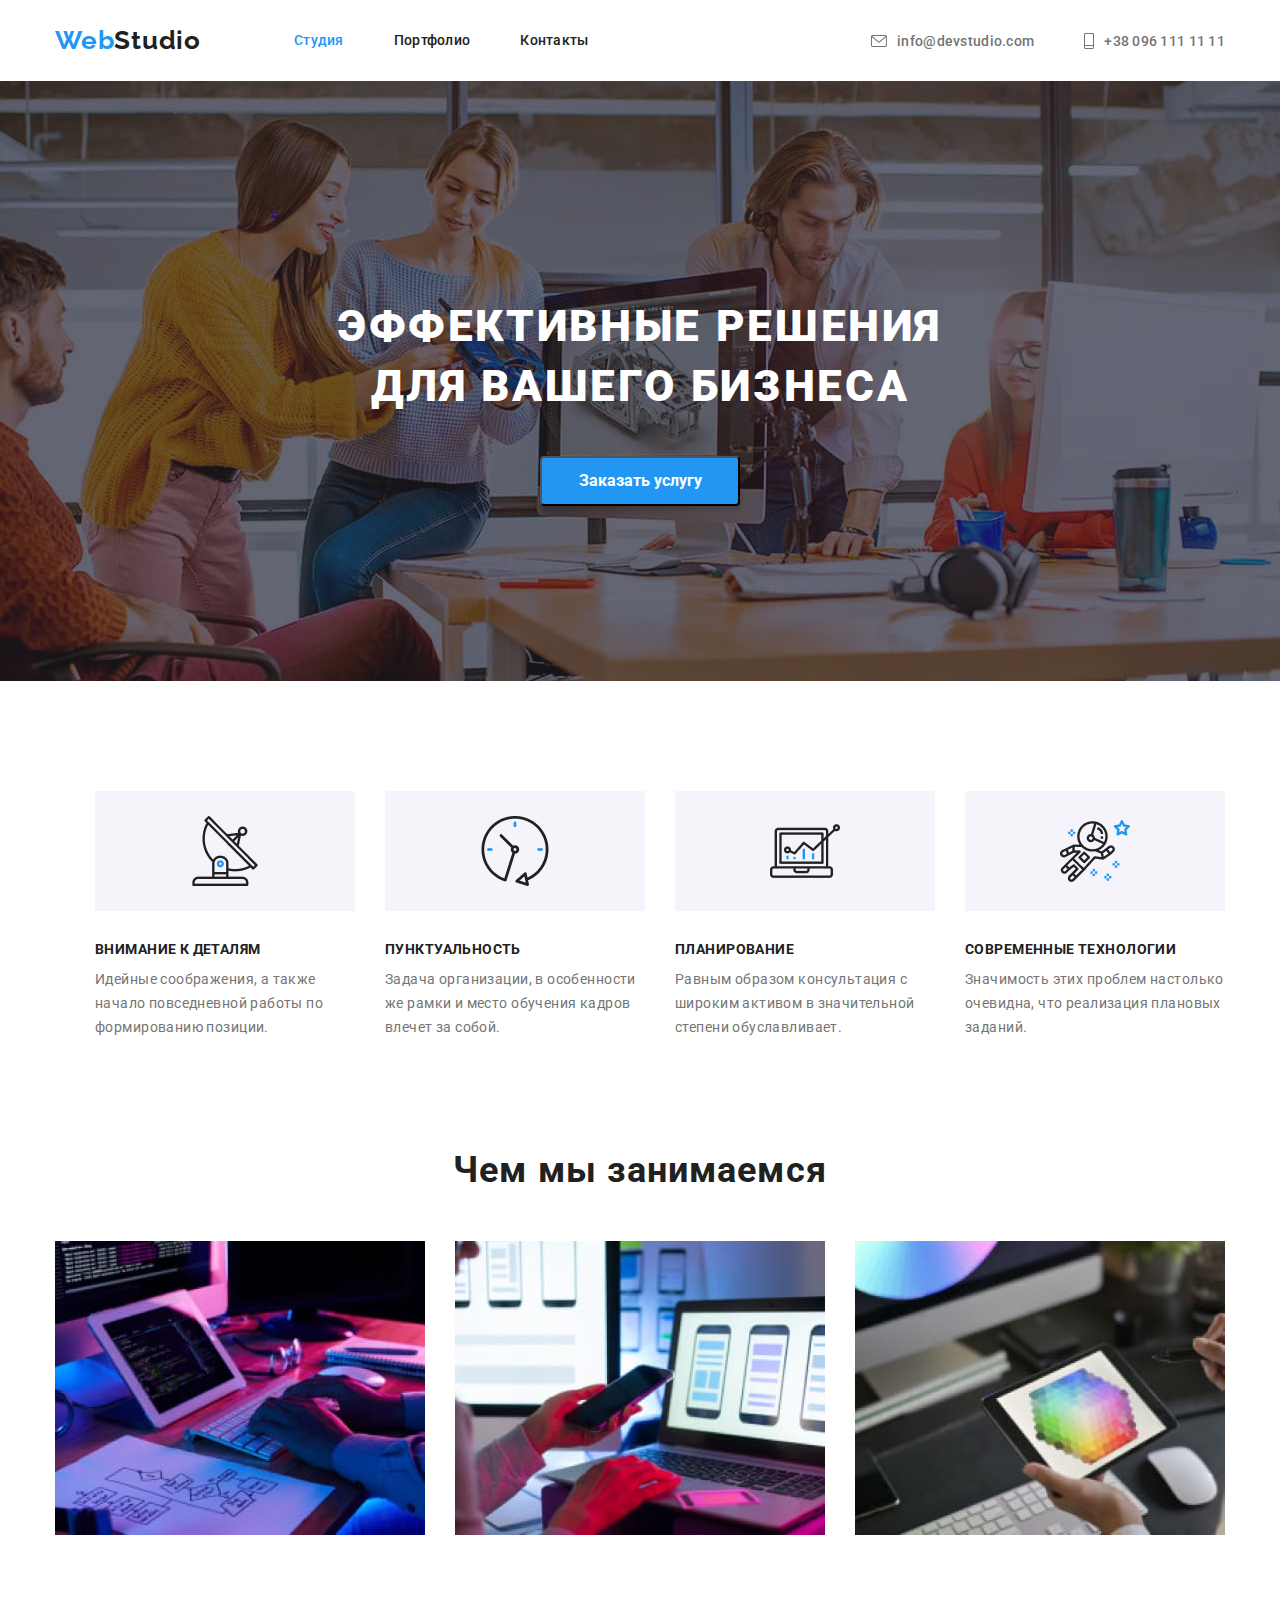
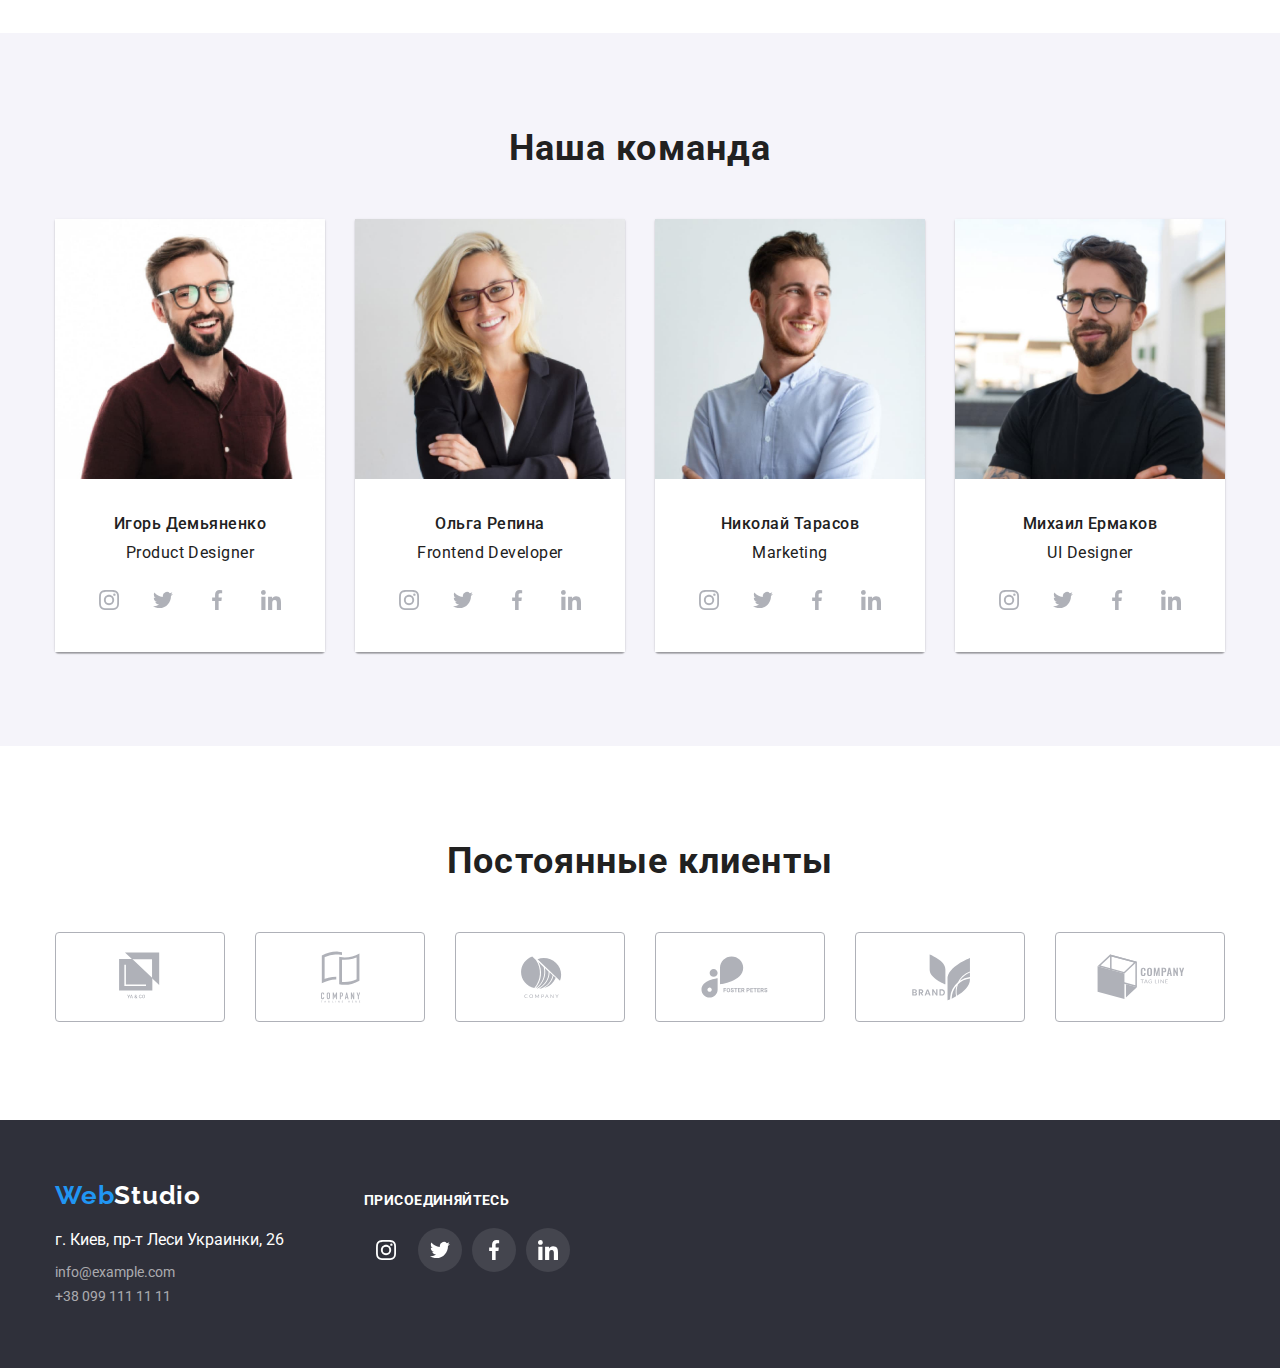
<file: index.html>
<!DOCTYPE html>
<html lang="ru">
  <head>
    <meta charset="UTF-8" />
    <meta name="viewport" content="width=device-width, initial-scale=1.0" />
    <title>WebStudio</title>
    <link
      href="https://fonts.googleapis.com/css2?family=Raleway:wght@700&family=Roboto:wght@500;700;900&display=swap"
      rel="stylesheet"
    />
    <link rel="stylesheet" href="./css/normalize.css" />
    <link rel="stylesheet" href="./css/styles.css" />
  </head>
  <body>
    <!--ГЛАВНОЕ МЕНЮ-->
    <header class="page-header">
      <div class="conteiner flexbox">
        <nav class="navigation">
          <a href="" class="logotype"
            >Web<span class="partlogotype">Studio</span>
          </a>
          <ul class="list site-nav">
            <li class="menu-item">
              <a href="" class="menu-link current">Студия</a>
            </li>
            <li class="menu-item">
              <a href="portfolio.html" class="menu-link">Портфолио</a>
            </li>
            <li class="menu-item"><a href="" class="menu-link">Контакты</a></li>
          </ul>
        </nav>
        <div class="email-box">
          <svg class="email-icon">
            <use href="./icons/sprite.svg#icon-icon-email"></use>
          </svg>
          <a class="email" href="mailto:info@devstudio.com">
            info@devstudio.com
          </a>
        </div>
        <div class="tel-box">
          <svg class="tel-icon">
            <use href="./icons/sprite.svg#icon-icon-tel"></use>
          </svg>
          <a class="tel" href="tel:+380961111111">+38 096 111 11 11</a>
        </div>
      </div>
    </header>

    <!--КОНТЕНТ САЙТА-->
    <main>
      <!--Секцыя с картинкой на всю страницу-->
      <section class="hero">
        <div class="conteiner">
          <h1 class="hero-text">
            Эффективные решения <br />
            для вашего бизнеса
          </h1>
          <button class="main-button btn">Заказать услугу</button>
        </div>
      </section>

      <!--Секцыя с текстом об компании-->
      <section class="section information">
        <div class="conteiner">
          <ul class="about-work flexbox">
            <li class="section-list icon-antenna">
              <h3 class="section-list-title">Внимание к деталям</h3>
              <p class="section-list-inf">
                Идейные соображения, а также начало повседневной работы по
                формированию позиции.
              </p>
            </li>
            <li class="section-list icon-clock">
              <h3 class="section-list-title">Пунктуальность</h3>
              <p class="section-list-inf">
                Задача организации, в особенности же рамки и место обучения
                кадров влечет за собой.
              </p>
            </li>
            <li class="section-list icon-diagram">
              <h3 class="section-list-title">Планирование</h3>
              <p class="section-list-inf">
                Равным образом консультация с широким активом в значительной
                степени обуславливает.
              </p>
            </li>
            <li class="section-list icon-astronaut">
              <h3 class="section-list-title">Современные технологии</h3>
              <p class="section-list-inf">
                Значимость этих проблем настолько очевидна, что реализация
                плановых заданий.
              </p>
            </li>
          </ul>
        </div>
      </section>

      <!--Секцыя с тремя картинками-->
      <section class="section example">
        <div class="conteiner">
          <h2 class="section-work">Чем мы занимаемся</h2>
          <ul class="section-work-list flexbox">
            <li class="section-work-img">
              <img
                src="./images/img1.jpg"
                alt="фото"
                width="370"
                height="294"
              />
            </li>
            <li class="section-work-img">
              <img
                src="./images/img2.jpg"
                alt="фото"
                width="370"
                height="294"
              />
            </li>
            <li class="section-work-img last-img">
              <img
                src="./images/img3.jpg"
                alt="фото"
                width="370"
                height="294"
              />
            </li>
          </ul>
        </div>
      </section>

      <!--Секцыя, где можна увидеть членов команды, их фото, имена-->
      <section class="section team">
        <div class="conteiner worker">
          <h2 class="staff">Наша команда</h2>
          <ul class="staff-list">
            <li class="list block-staff">
              <div class="box">
                <img
                  src="./images/foto1.jpg"
                  alt="Игорь Демьяненко"
                  width="270"
                  height="260"
                />
                <h3 class="staff-name">Игорь Демьяненко</h3>
                <p class="staff-position">Product Designer</p>
                <ul class="list social-icon-list">
                  <li class="social-icon-item">
                    <a
                      class="social-icon-link"
                      href="https://instagram.com"
                      target="_blank"
                      aria-label="ссылка инстаграма"
                    >
                      <svg class="social-icon">
                        <use href="./icons/sprite.svg#icon-instagram"></use>
                      </svg>
                    </a>
                  </li>
                  <li class="social-icon-item">
                    <a
                      class="social-icon-link"
                      href="https://twitter.com"
                      target="_blank"
                      aria-label="ссылка твитера"
                    >
                      <svg class="social-icon">
                        <use href="./icons/sprite.svg#icon-twitter"></use>
                      </svg>
                    </a>
                  </li>
                  <li class="social-icon-item">
                    <a
                      class="social-icon-link"
                      href="https://facebook.com"
                      target="_blank"
                      aria-label="ссылка фейсбука"
                    >
                      <svg class="social-icon">
                        <use href="./icons/sprite.svg#icon-facebook"></use>
                      </svg>
                    </a>
                  </li>
                  <li class="social-icon-item">
                    <a
                      class="social-icon-link"
                      href="https://linkedin.com"
                      target="_blank"
                      aria-label="ссылка на линкедин"
                    >
                      <svg class="social-icon">
                        <use href="./icons/sprite.svg#icon-linkedin"></use>
                      </svg>
                    </a>
                  </li>
                </ul>
              </div>
            </li>
            <li class="list block-staff">
              <div class="box">
                <img
                  src="./images/foto2.jpg"
                  alt="Ольга Репина"
                  width="270"
                  height="260"
                />
                <h3 class="staff-name">Ольга Репина</h3>
                <p class="staff-position">Frontend Developer</p>
                <ul class="list social-icon-list">
                  <li class="social-icon-item">
                    <a
                      class="social-icon-link"
                      href="https://instagram.com"
                      target="_blank"
                      aria-label="ссылка инстаграма"
                    >
                      <svg class="social-icon">
                        <use href="./icons/sprite.svg#icon-instagram"></use>
                      </svg>
                    </a>
                  </li>
                  <li class="social-icon-item">
                    <a
                      class="social-icon-link"
                      href="https://twitter.com"
                      target="_blank"
                      aria-label="ссылка твитера"
                    >
                      <svg class="social-icon">
                        <use href="./icons/sprite.svg#icon-twitter"></use>
                      </svg>
                    </a>
                  </li>
                  <li class="social-icon-item">
                    <a
                      class="social-icon-link"
                      href="https://facebook.com"
                      target="_blank"
                      aria-label="ссылка фейсбука"
                    >
                      <svg class="social-icon">
                        <use href="./icons/sprite.svg#icon-facebook"></use>
                      </svg>
                    </a>
                  </li>
                  <li class="social-icon-item">
                    <a
                      class="social-icon-link"
                      href="https://linkedin.com"
                      target="_blank"
                      aria-label="ссылка на линкедин"
                    >
                      <svg class="social-icon">
                        <use href="./icons/sprite.svg#icon-linkedin"></use>
                      </svg>
                    </a>
                  </li>
                </ul>
              </div>
            </li>
            <li class="list block-staff">
              <div class="box">
                <img
                  src="./images/foto3.jpg"
                  alt="Николай Тарасов"
                  width="270"
                  height="260"
                />
                <h3 class="staff-name">Николай Тарасов</h3>
                <p class="staff-position">Marketing</p>
                <ul class="list social-icon-list">
                  <li class="social-icon-item">
                    <a
                      class="social-icon-link"
                      href="https://instagram.com"
                      target="_blank"
                      aria-label="ссылка инстаграма"
                    >
                      <svg class="social-icon">
                        <use href="./icons/sprite.svg#icon-instagram"></use>
                      </svg>
                    </a>
                  </li>
                  <li class="social-icon-item">
                    <a
                      class="social-icon-link"
                      href="https://twitter.com"
                      target="_blank"
                      aria-label="ссылка твитера"
                    >
                      <svg class="social-icon">
                        <use href="./icons/sprite.svg#icon-twitter"></use>
                      </svg>
                    </a>
                  </li>
                  <li class="social-icon-item">
                    <a
                      class="social-icon-link"
                      href="https://facebook.com"
                      target="_blank"
                      aria-label="ссылка фейсбука"
                    >
                      <svg class="social-icon">
                        <use href="./icons/sprite.svg#icon-facebook"></use>
                      </svg>
                    </a>
                  </li>
                  <li class="social-icon-item">
                    <a
                      class="social-icon-link"
                      href="https://linkedin.com"
                      target="_blank"
                      aria-label="ссылка на линкедин"
                    >
                      <svg class="social-icon">
                        <use href="./icons/sprite.svg#icon-linkedin"></use>
                      </svg>
                    </a>
                  </li>
                </ul>
              </div>
            </li>
            <li class="list block-staff">
              <div class="box">
                <img
                  src="./images/foto4.jpg"
                  alt="Михаил Ермаков"
                  width="270"
                  height="260"
                />
                <h3 class="staff-name">Михаил Ермаков</h3>
                <p class="staff-position">UI Designer</p>
                <ul class="list social-icon-list">
                  <li class="social-icon-item">
                    <a
                      class="social-icon-link"
                      href="https://instagram.com"
                      target="_blank"
                      aria-label="ссылка инстаграма"
                    >
                      <svg class="social-icon">
                        <use href="./icons/sprite.svg#icon-instagram"></use>
                      </svg>
                    </a>
                  </li>
                  <li class="social-icon-item">
                    <a
                      class="social-icon-link"
                      href="https://twitter.com"
                      target="_blank"
                      aria-label="ссылка твитера"
                    >
                      <svg class="social-icon">
                        <use href="./icons/sprite.svg#icon-twitter"></use>
                      </svg>
                    </a>
                  </li>
                  <li class="social-icon-item">
                    <a
                      class="social-icon-link"
                      href="https://facebook.com"
                      target="_blank"
                      aria-label="ссылка фейсбука"
                    >
                      <svg class="social-icon">
                        <use href="./icons/sprite.svg#icon-facebook"></use>
                      </svg>
                    </a>
                  </li>
                  <li class="social-icon-item">
                    <a
                      class="social-icon-link"
                      href="https://linkedin.com"
                      target="_blank"
                      aria-label="ссылка на линкедин"
                    >
                      <svg class="social-icon">
                        <use href="./icons/sprite.svg#icon-linkedin"></use>
                      </svg>
                    </a>
                  </li>
                </ul>
              </div>
            </li>
          </ul>
        </div>
      </section>
      <!-- Секция - Постоянные клиенты-->
      <section class="section our-client">
        <div class="conteiner list-client">
          <h2 class="client">Постоянные клиенты</h2>
          <ul class="our-client-list">
            <li class="client-site">
              <a
                class="client-site-link"
                href="#"
                target="_blank"
                aria-label="ссылка"
              >
                <svg class="client-icon">
                  <use href="./icons/sprite.svg#icon-client-1"></use>
                </svg>
              </a>
            </li>
            <li class="client-site">
              <a
                class="client-site-link"
                href="#"
                target="_blank"
                aria-label="ссылка"
              >
                <svg class="client-icon">
                  <use href="./icons/sprite.svg#icon-client-2"></use>
                </svg>
              </a>
            </li>
            <li class="client-site">
              <a
                class="client-site-link"
                href="#"
                target="_blank"
                aria-label="ссылка"
              >
                <svg class="client-icon">
                  <use href="./icons/sprite.svg#icon-client-3"></use>
                </svg>
              </a>
            </li>
            <li class="client-site">
              <a
                class="client-site-link"
                href="#"
                target="_blank"
                aria-label="ссылка"
              >
                <svg class="client-icon">
                  <use href="./icons/sprite.svg#icon-client-4"></use>
                </svg>
              </a>
            </li>
            <li class="client-site">
              <a
                class="client-site-link"
                href="#"
                target="_blank"
                aria-label="ссылка"
              >
                <svg class="client-icon">
                  <use href="./icons/sprite.svg#icon-client-5"></use>
                </svg>
              </a>
            </li>
            <li class="client-site">
              <a
                class="client-site-link"
                href="#"
                target="_blank"
                aria-label="ссылка"
              >
                <svg class="client-icon">
                  <use href="./icons/sprite.svg#icon-client-6"></use>
                </svg>
              </a>
            </li>
          </ul>
        </div>
      </section>
    </main>

    <!--ПОДВАЛ-->
    <footer>
      <div class="conteiner footer">
        <div class="footer-box box-adress">
          <a href="" class="logotype"
            >Web<span class="partlogotype-footer">Studio</span>
          </a>
          <p class="adress">г. Киев, пр-т Леси Украинки, 26</p>
          <!--Связь с разработчиками сайта-->
          <div class="footer-contacts">
            <a class="footer-email" href="mailto:info@example.com"
              >info@example.com</a
            >
            <br />
            <a class="footer-tel" href="tel:+380991111111">+38 099 111 11 11</a>
          </div>
        </div>

        <div class="footer-box">
          <p class="text-join">присоединяйтесь</p>
          <ul class="list social-icon-list join">
            <li class="social-icon-item">
              <a
                class="social-icon-link"
                href="https://instagram.com"
                target="_blank"
                aria-label="ссылка инстаграма"
              >
                <svg class="social-icon footer-icon">
                  <use href="./icons/sprite.svg#icon-instagram"></use>
                </svg>
              </a>
            </li>
            <li class="social-icon-item">
              <a
                class="social-icon-link footer-link"
                href="https://twitter.com"
                target="_blank"
                aria-label="ссылка твитера"
              >
                <svg class="social-icon footer-icon">
                  <use href="./icons/sprite.svg#icon-twitter"></use>
                </svg>
              </a>
            </li>
            <li class="social-icon-item">
              <a
                class="social-icon-link footer-link"
                href="https://facebook.com"
                target="_blank"
                aria-label="ссылка фейсбука"
              >
                <svg class="social-icon footer-icon">
                  <use href="./icons/sprite.svg#icon-facebook"></use>
                </svg>
              </a>
            </li>
            <li class="social-icon-item">
              <a
                class="social-icon-link footer-link"
                href="https://linkedin.com"
                target="_blank"
                aria-label="ссылка на линкедин"
              >
                <svg class="social-icon footer-icon">
                  <use href="./icons/sprite.svg#icon-linkedin"></use>
                </svg>
              </a>
            </li>
          </ul>
        </div>
      </div>
    </footer>
  </body>
</html>
</file>
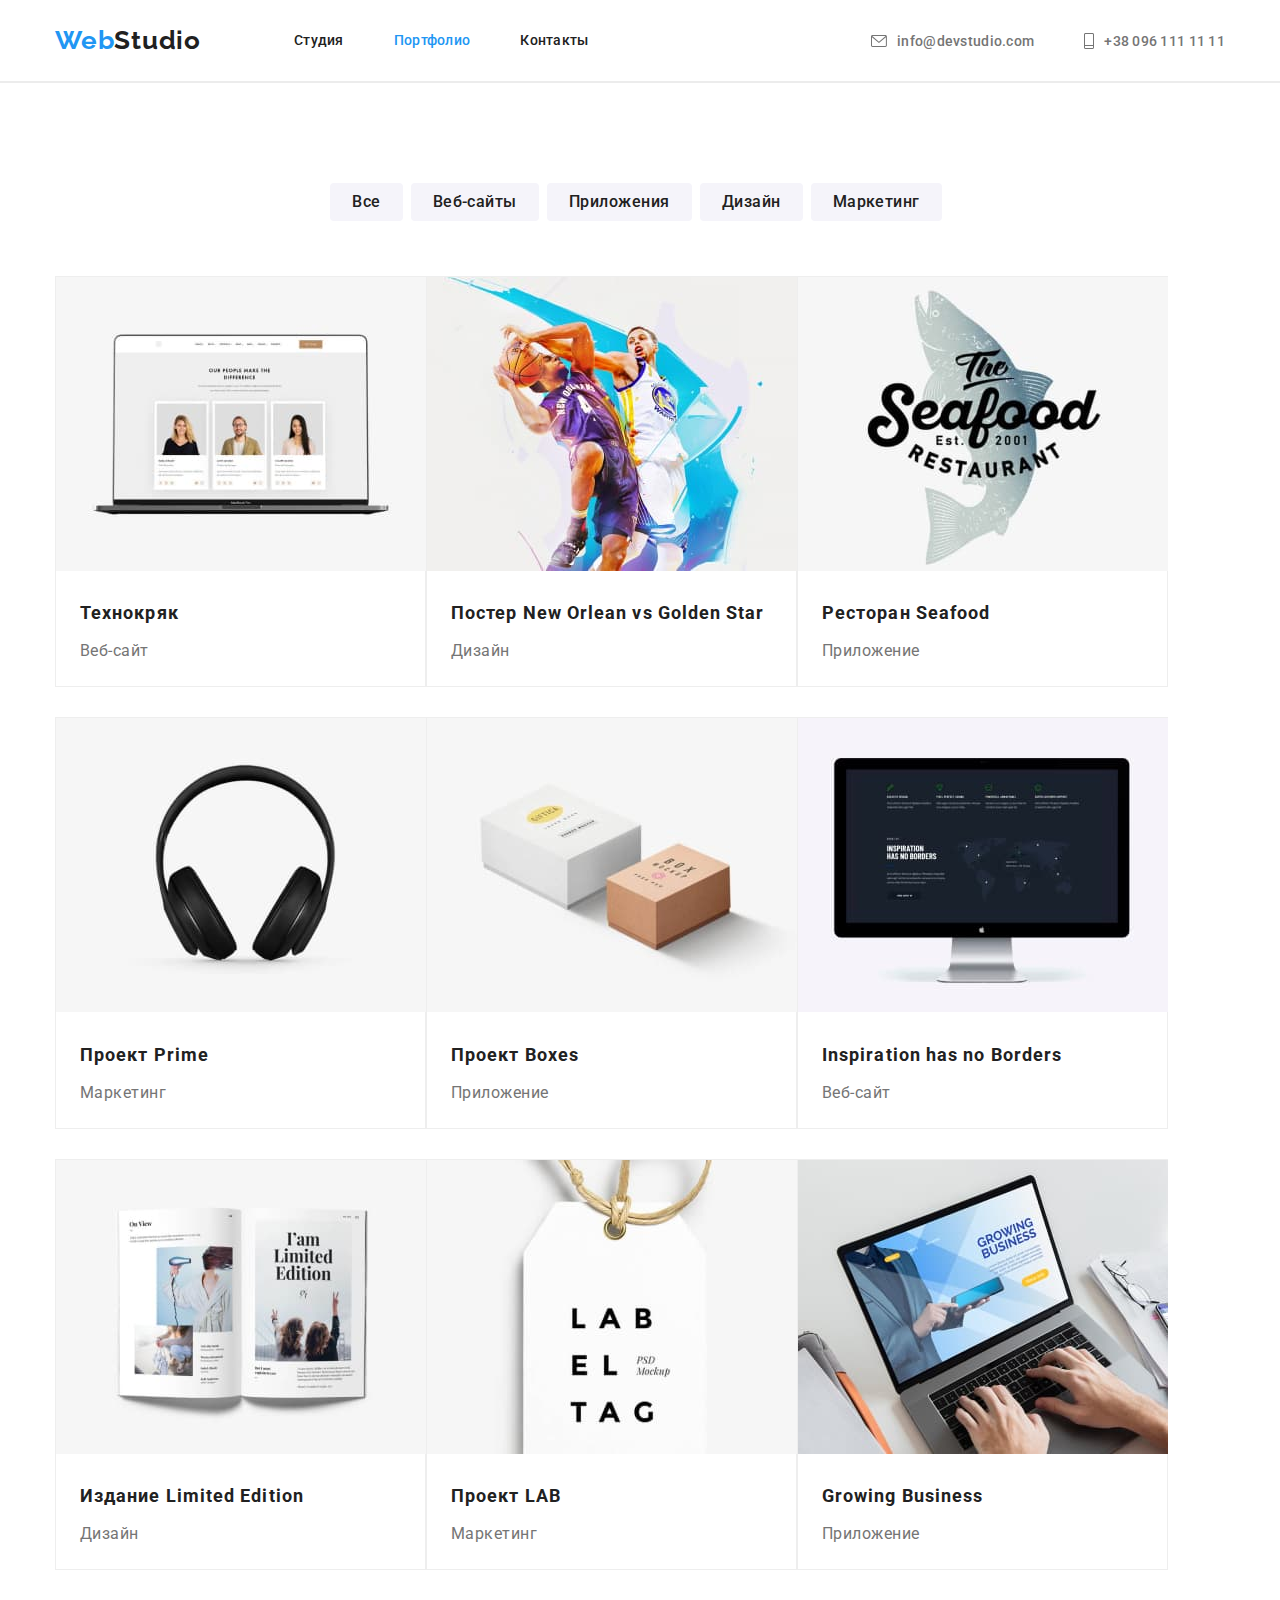
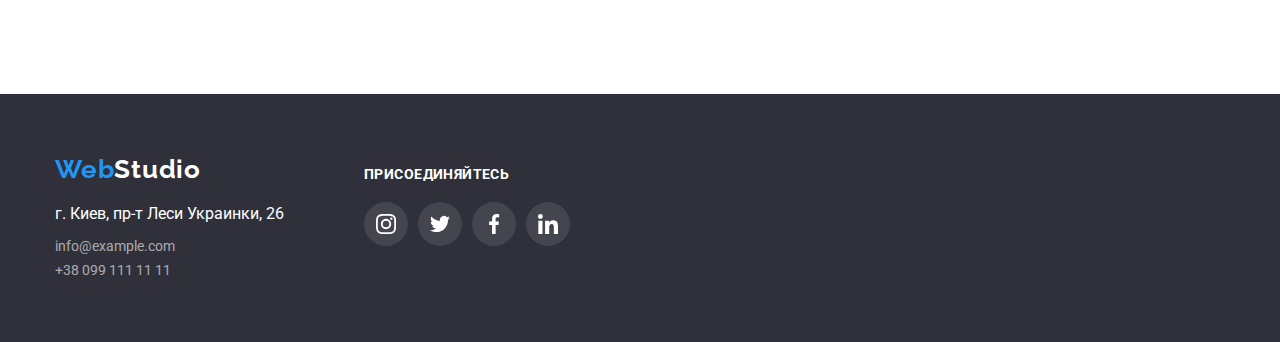
<file: portfolio.html>
<!DOCTYPE html>
<html lang="ru">
  <head>
    <meta charset="UTF-8" />
    <meta name="viewport" content="width=device-width, initial-scale=1.0" />
    <title>WebStudio</title>
    <link
      href="https://fonts.googleapis.com/css2?family=Raleway:wght@700&family=Roboto:wght@400;500;700&display=block"
      rel="stylesheet"
    />
    <link rel="stylesheet" href="./css/normalize.css" />
    <link rel="stylesheet" href="./css/styles.css" />
  </head>
  <body class="page">
    <!--ГЛАВНОЕ МЕНЮ-->
    <header class="page-header">
      <div class="conteiner flexbox">
        <nav class="navigation">
          <a href="" class="logotype"
            >Web<span class="partlogotype">Studio</span></a
          >
          <ul class="list site-nav">
            <li class="menu-item">
              <a href="index.html" class="menu-link">Студия</a>
            </li>
            <li class="menu-item">
              <a href="" class="menu-link current">Портфолио</a>
            </li>
            <li class="menu-item"><a href="" class="menu-link">Контакты</a></li>
          </ul>
        </nav>
        <div class="email-box">
          <svg class="email-icon">
            <use href="./icons/sprite.svg#icon-icon-email"></use>
          </svg>
          <a class="email" href="mailto:info@devstudio.com">
            info@devstudio.com
          </a>
        </div>
        <div class="tel-box">
          <svg class="tel-icon">
            <use href="./icons/sprite.svg#icon-icon-tel"></use>
          </svg>
          <a class="tel" href="tel:+380961111111">+38 096 111 11 11</a>
        </div>
      </div>
    </header>
    <div class="line"></div>
    <!--КОНТЕНТ САЙТА-->
    <main>
      <div class="conteiner">
        <ul class="button-list">
          <li>
            <button type="button" class="button choice">Все</button>
          </li>
          <li>
            <button type="button" class="button choice">Веб-сайты</button>
          </li>
          <li>
            <button type="button" class="button choice">Приложения</button>
          </li>
          <li>
            <button type="button" class="button choice">Дизайн</button>
          </li>
          <li>
            <button type="button" class="button choice">Маркетинг</button>
          </li>
        </ul>
      </div>

      <section class="section work-gallery">
        <div class="conteiner">
          <ul class="gallery">
            <li class="gallery-list">
              <div class="border">
                <img
                  src="./images/portfolio1-tehno.jpg"
                  alt="веб-сайт технокряк"
                />
                <h3 class="gallery-name">Технокряк</h3>
                <p class="gallery-title">Веб-сайт</p>
              </div>
            </li>
            <li class="gallery-list">
              <div class="border">
                <img
                  src="./images/portfolio2-poster.jpg"
                  alt="Дизайн постера New Orlean vs Golden Star"
                />
                <h3 class="gallery-name">Постер New Orlean vs Golden Star</h3>
                <p class="gallery-title">Дизайн</p>
              </div>
            </li>
            <li class="gallery-list">
              <div class="border">
                <img
                  src="./images/portfolio3-seafood.jpg"
                  alt="Приложение ресторана Seafood"
                />
                <h3 class="gallery-name">Ресторан Seafood</h3>
                <p class="gallery-title">Приложение</p>
              </div>
            </li>
            <li class="gallery-list">
              <div class="border">
                <img src="./images/portfolio4-prime.jpg" alt="Проект Prime" />
                <h3 class="gallery-name">Проект Prime</h3>
                <p class="gallery-title">Маркетинг</p>
              </div>
            </li>
            <li class="gallery-list">
              <div class="border">
                <img src="./images/portfolio5-boxes.jpg" alt="Проект Boxes" />
                <h3 class="gallery-name">Проект Boxes</h3>
                <p class="gallery-title">Приложение</p>
              </div>
            </li>
            <li class="gallery-list">
              <div class="border">
                <img
                  src="./images/portfolio6-insp.jpg"
                  alt="Inspiration has no Borders"
                />
                <h3 class="gallery-name">Inspiration has no Borders</h3>
                <p class="gallery-title">Веб-сайт</p>
              </div>
            </li>
            <li class="gallery-list">
              <div class="border">
                <img
                  src="./images/portfolio7-edition.jpg"
                  alt="Издание Limited Edition"
                />

                <h3 class="gallery-name">Издание Limited Edition</h3>
                <p class="gallery-title">Дизайн</p>
              </div>
            </li>
            <li class="gallery-list">
              <div class="border">
                <img src="./images/portfolio8-lab.jpg" alt="Проект LAB" />

                <h3 class="gallery-name">Проект LAB</h3>
                <p class="gallery-title">Маркетинг</p>
              </div>
            </li>
            <li class="gallery-list">
              <div class="border">
                <img
                  src="./images/portfolio9-business.jpg"
                  alt="Growing Business"
                />
                <h3 class="gallery-name">Growing Business</h3>
                <p class="gallery-title">Приложение</p>
              </div>
            </li>
          </ul>
        </div>
      </section>
    </main>

    <!--ПОДВАЛ-->
    <footer>
      <div class="conteiner footer">
        <div class="footer-box box-adress">
          <a href="" class="logotype"
            >Web<span class="partlogotype-footer">Studio</span>
          </a>
          <p class="adress">г. Киев, пр-т Леси Украинки, 26</p>
          <!--Связь с разработчиками сайта-->
          <div class="footer-contacts">
            <a class="footer-email" href="mailto:info@example.com"
              >info@example.com</a
            >
            <br />
            <a class="footer-tel" href="tel:+380991111111">+38 099 111 11 11</a>
          </div>
        </div>

        <div class="footer-box">
          <p class="text-join">присоединяйтесь</p>
          <ul class="list social-icon-list join">
            <li class="social-icon-item">
              <a
                class="social-icon-link footer-link"
                href="https://instagram.com"
                target="_blank"
                aria-label="ссылка инстаграма"
              >
                <svg class="social-icon footer-icon">
                  <use href="./icons/sprite.svg#icon-instagram"></use>
                </svg>
              </a>
            </li>
            <li class="social-icon-item">
              <a
                class="social-icon-link footer-link"
                href="https://twitter.com"
                target="_blank"
                aria-label="ссылка твитера"
              >
                <svg class="social-icon footer-icon">
                  <use href="./icons/sprite.svg#icon-twitter"></use>
                </svg>
              </a>
            </li>
            <li class="social-icon-item">
              <a
                class="social-icon-link footer-link"
                href="https://facebook.com"
                target="_blank"
                aria-label="ссылка фейсбука"
              >
                <svg class="social-icon footer-icon">
                  <use href="./icons/sprite.svg#icon-facebook"></use>
                </svg>
              </a>
            </li>
            <li class="social-icon-item">
              <a
                class="social-icon-link footer-link"
                href="https://linkedin.com"
                target="_blank"
                aria-label="ссылка на линкедин"
              >
                <svg class="social-icon footer-icon">
                  <use href="./icons/sprite.svg#icon-linkedin"></use>
                </svg>
              </a>
            </li>
          </ul>
        </div>
      </div>
    </footer>
  </body>
</html>
</file>
<file: css/styles.css>
:root {
  --primary-text-color: #757575;
  --title-text-color: #212121;
  --accent-color: #2196f3;
  --button-color: #ffffff;
  --background-button: #f5f4fa;
  --accent-white-color: rgba(255, 255, 255, 0.6);
}

body {
  font-family: Roboto, sans-serif;
}

ul {
  list-style: none;
}

.conteiner {
  width: 1200px;
  padding-left: 15px;
  padding-right: 15px;
  margin-right: auto;
  margin-left: auto;
}

.flexbox {
  display: flex;
}

.gallery > img {
  width: 370px;
  height: 294px;
}

/*site nav*/
.navigation {
  display: flex;
  align-items: center;
  margin-right: auto;
}

.logotype {
  margin-right: 93px;
  color: var(--accent-color);
  font-family: Raleway, sans-serif;
  font-style: normal;
  font-weight: bold;
  font-size: 26px;
  line-height: 31px;
  letter-spacing: 0.03em;
  text-decoration: none;
}

.partlogotype {
  color: var(--title-text-color);
}

.site-nav {
  display: flex;
}

.menu-item:not(:last-child) {
  margin-right: 50px;
}

.list {
  list-style: none;
  margin: 0;
  padding: 0;
}

.menu-link {
  color: var(--title-text-color);
  font-style: normal;
  font-weight: 500;
  font-size: 14px;
  line-height: 16px;
  letter-spacing: 0.02em;
  text-decoration: none;
}

.site-nav .menu-link:hover,
.site-nav .menu-link:focus {
  color: var(--accent-color);
}

.page-header {
  text-decoration: none;
  padding-top: 25px;
  padding-bottom: 25px;
}

.page-header .flexbox {
  align-items: center;
  justify-content: flex-end;
}

.site-nav .menu-link.current {
  color: var(--accent-color);
}

.page-header .email {
  margin-right: 50px;
}

.email,
.tel {
  color: var(--primary-text-color);
  font-style: normal;
  font-weight: 500;
  font-size: 14px;
  line-height: 16px;
  letter-spacing: 0.02em;
  text-decoration: none;
}

.email-box:hover .email,
.email-box:focus .email,
.tel-box:hover .tel,
.tel-box:focus .tel {
  color: var(--accent-color);
}

.email-box:hover .email-icon,
.tel-box:hover .tel-icon {
  fill: var(--accent-color);
}

.email-box,
.tel-box {
  display: flex;
  align-items: center;
}

.email-icon {
  width: 16px;
  height: 12px;
  margin-right: 10px;
  fill: var(--primary-text-color);
}

.tel-icon {
  width: 10px;
  height: 16px;
  margin-right: 10px;
  fill: var(--primary-text-color);
}

/*Section main page*/

.section {
  color: var(--title-text-color);
}

.information,
.team,
.our-client {
  padding-top: 94px;
  padding-bottom: 94px;
}

.example {
  padding-bottom: 94px;
}

.hero {
  padding-top: 200px;
  padding-bottom: 160px;
}

.hero {
  height: 600px;
  max-width: 1600px;
  margin-left: auto;
  margin-right: auto;
  background-color: #2f303a;
  background-image: linear-gradient(
      rgba(47, 48, 58, 0.4),
      rgba(47, 48, 58, 0.4)
    ),
    url(../images/hero-background.jpg);
  background-repeat: no-repeat;
  background-position: center;
  background-position: center;
  background-size: cover;
}

.hero-text {
  color: var(--button-color);
  font-style: normal;
  font-weight: 900;
  font-size: 44px;
  line-height: 60px;
  letter-spacing: 0.06em;
  text-transform: uppercase;
  text-align: center;
  margin: 0;
}

.main-button {
  background: var(--accent-color);
  font-style: normal;
  font-weight: bold;
  font-size: 16px;
  line-height: 30px;
  color: var(--button-color);
  margin-top: 40px;
  box-shadow: 0px 4px 4px rgba(0, 0, 0, 0.15);
  border-radius: 4px;
  width: 200px;
  height: 50px;
  padding-right: 0px;
  padding-left: 0px;
}

.hero {
  display: flex;
  align-items: center;
  text-align: center;
}

.section-list-inf,
.section-staff-position {
  color: var(--primary-text-color);
}

.section-list {
  width: 270px;
}

.about-work .section-list:not(:last-child) {
  margin-right: 30px;
}

.section-list::before {
  display: block;
  content: "";
  height: 120px;
  background-repeat: no-repeat;
  background-position: center;
  background-color: #f5f4fa;
  margin-bottom: 30px;
}

.icon-antenna::before {
  background-image: url("../icons/antenna.png");
  background-size: 70px;
}

.icon-clock::before {
  background-image: url("../icons/clock.png");
  background-size: 70px;
}

.icon-diagram::before {
  background-image: url("../icons/diagram.png");
  background-size: 70px;
}

.icon-astronaut::before {
  background-image: url("../icons/astronaut.png");
  background-size: 70px;
}

.section-list-title {
  font-weight: bold;
  font-size: 14px;
  line-height: 16px;
  letter-spacing: 0.03em;
  text-transform: uppercase;
  margin: 0;
}
.section-list-inf {
  font-weight: normal;
  font-size: 14px;
  line-height: 24px;
  letter-spacing: 0.03em;
  margin-top: 10px;
  margin-bottom: 0;
}

.section-work-list,
.staff-list {
  margin-top: 50px;
  margin-bottom: 0;
  padding-left: 0;
  padding-right: 0;
}

.section-work-img:not(:last-child) {
  margin-right: 30px;
  /*width: calc((100%-30px * 2) / 3);*/
}

.team {
  background: #f5f4fa;
}

.box {
  width: 270px;
  background: #ffffff;
}

.staff,
.section-work,
.client {
  font-family: Roboto;
  font-style: normal;
  font-weight: bold;
  font-size: 36px;
  line-height: 42px;
  text-align: center;
  letter-spacing: 0.03em;
  margin: 0;
}

.staff-name {
  font-weight: 500;
  font-size: 16px;
  line-height: 19px;
  text-align: center;
  letter-spacing: 0.03em;
  margin: 0;
  padding-top: 30px;
}

.staff-position {
  font-weight: normal;
  font-size: 16px;
  line-height: 19px;
  text-align: center;
  letter-spacing: 0.03em;
  padding-bottom: 16px;
  padding-top: 10px;
  margin: 0;
}

.staff-list {
  display: flex;
  flex-wrap: wrap;
}

.block-staff:not(:last-child) {
  margin-right: 30px;
}

.block-staff {
  box-shadow: 0px 1px 3px rgba(0, 0, 0, 0.12), 0px 1px 1px rgba(0, 0, 0, 0.14),
    0px 2px 1px rgba(0, 0, 0, 0.2);
  border-radius: 0px 0px 4px 4px;
}

.conteiner .staff,
.conteiner .section-work {
  display: flex;
  justify-content: center;
}

.sectin h2 {
  font-style: normal;
  font-weight: bold;
  font-size: 36px;
  line-height: 42px;
  letter-spacing: 0.03em;
}

.social-icon-list {
  display: flex;
  justify-self: center;
  padding: 0px 32px 30px 32px;
}

.social-icon-item:not(:last-child) {
  margin-right: 10px;
}

.social-icon-link:hover,
.social-icon-link:focus {
  background-color: var(--accent-color);
}

.social-icon-link:hover .social-icon,
.social-icon-link:focus .social-icon {
  fill: var(--button-color);
}

.social-icon-link {
  display: flex;
  justify-content: center;
  align-items: center;
  width: 44px;
  height: 44px;
  border-radius: 50%;
}

.social-icon {
  width: 20px;
  height: 20px;
  fill: #afb1b8;
}

.client-site:hover .client-icon {
  fill: var(--accent-color);
  border: 1px solid var(--accent-color);
}

.our-client-list {
  display: flex;
  padding-left: 0;
  padding-top: 50px;
  margin: 0;
}

.client-site:not(:last-child) {
  margin-right: 30px;
  /*width: calc((100%-30px * 5) / 6);*/
}

.client-icon {
  width: 170px;
  height: 90px;
  border: 1px solid #afb1b8;
  border-radius: 4px;
  fill: #afb1b8;
}

/*portfolio page*/
.line {
  border: 1px solid #ececec;
}

.conteiner .button-list {
  padding-top: 100px;
  padding-bottom: 55px;
  padding-left: 0;
  margin: 0;
}

.button:hover,
.button:focus {
  background-color: var(--accent-color);
  color: var(--button-color);
  box-shadow: 0px 3px 1px rgba(0, 0, 0, 0.1), 0px 1px 2px rgba(0, 0, 0, 0.08),
    0px 2px 2px rgba(0, 0, 0, 0.12);
}

.button-list {
  display: flex;
  justify-content: center;
}

.button {
  background-color: var(--background-button);
  color: var(--title-text-color);
  font-weight: 500;
  font-size: 16px;
  line-height: 26px;
  text-align: center;
  letter-spacing: 0.03em;
  border: 0;
  padding: 6px 22px;
  margin-right: 8px;
  border-radius: 4px;
  outline: none;
}

.gallery {
  display: flex;
  flex-wrap: wrap;
  margin: 0;
  padding-left: 0;
}

.gallery-list {
  width: calc((100%-30px * 2) / 3);
  padding-bottom: 30px;
}

.border {
  width: 371px;
  border: 1px solid #eeeeee;
  box-sizing: border-box;
}

.gallery-list:hover .border {
  box-shadow: 0px 1px 1px rgba(0, 0, 0, 0.12), 0px 4px 4px rgba(0, 0, 0, 0.06),
    1px 4px 6px rgba(0, 0, 0, 0.16);
}

.gallery-name {
  font-style: normal;
  font-weight: bold;
  font-size: 18px;
  line-height: 36px;
  letter-spacing: 0.06em;
  margin: 0;
  padding: 20px 24px 5px 24px;
}
.gallery-title {
  color: var(--primary-text-color);
  font-style: normal;
  font-weight: normal;
  font-size: 16px;
  line-height: 30px;
  letter-spacing: 0.03em;
  margin: 0;
  padding: 0px 24px 20px 24px;
}

.work-gallery {
  padding-bottom: 94px;
}

/*footer*/

footer {
  background-color: #2f303a;
}

.footer {
  padding-top: 60px;
  padding-bottom: 60px;
}

.footer {
  display: flex;
}

.join {
  padding: 0;
}

.text-join {
  margin: 0;
  padding-top: 12px;
  padding-bottom: 20px;
  font-family: Roboto;
  font-weight: bold;
  font-size: 14px;
  line-height: 16px;
  letter-spacing: 0.03em;
  text-transform: uppercase;
  color: var(--button-color);
}

.footer-link {
  background: rgba(255, 255, 255, 0.1);
}

.footer-icon {
  fill: var(--button-color);
}

.box-adress {
  margin-right: 70px;
}

footer .partlogotype-footer {
  color: var(--button-color);
}

.adress {
  margin-top: 20px;
  margin-bottom: 10px;
  color: var(--button-color);
}

div .footer-email,
div .footer-tel {
  color: var(--accent-white-color);
  font-style: normal;
  font-weight: normal;
  font-size: 14px;
  line-height: 24px;
  text-decoration: none;
}
</file>
